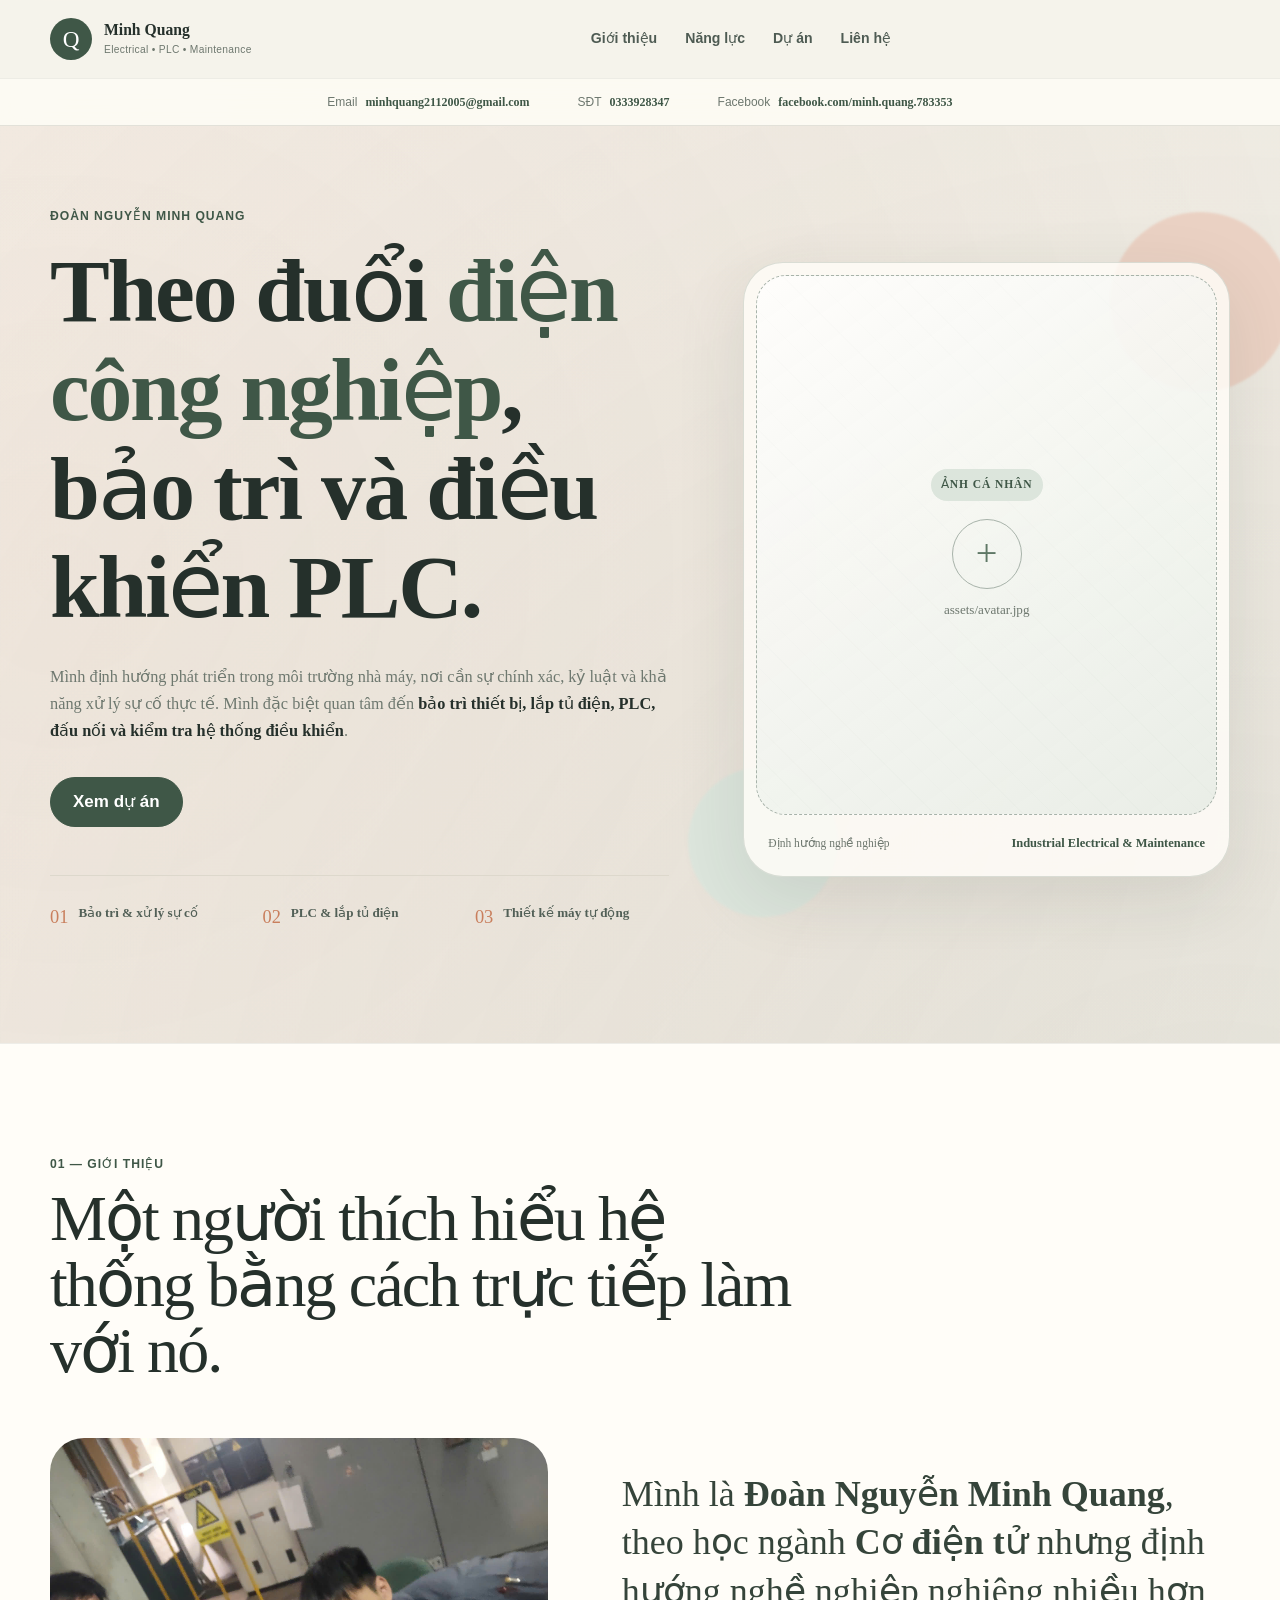
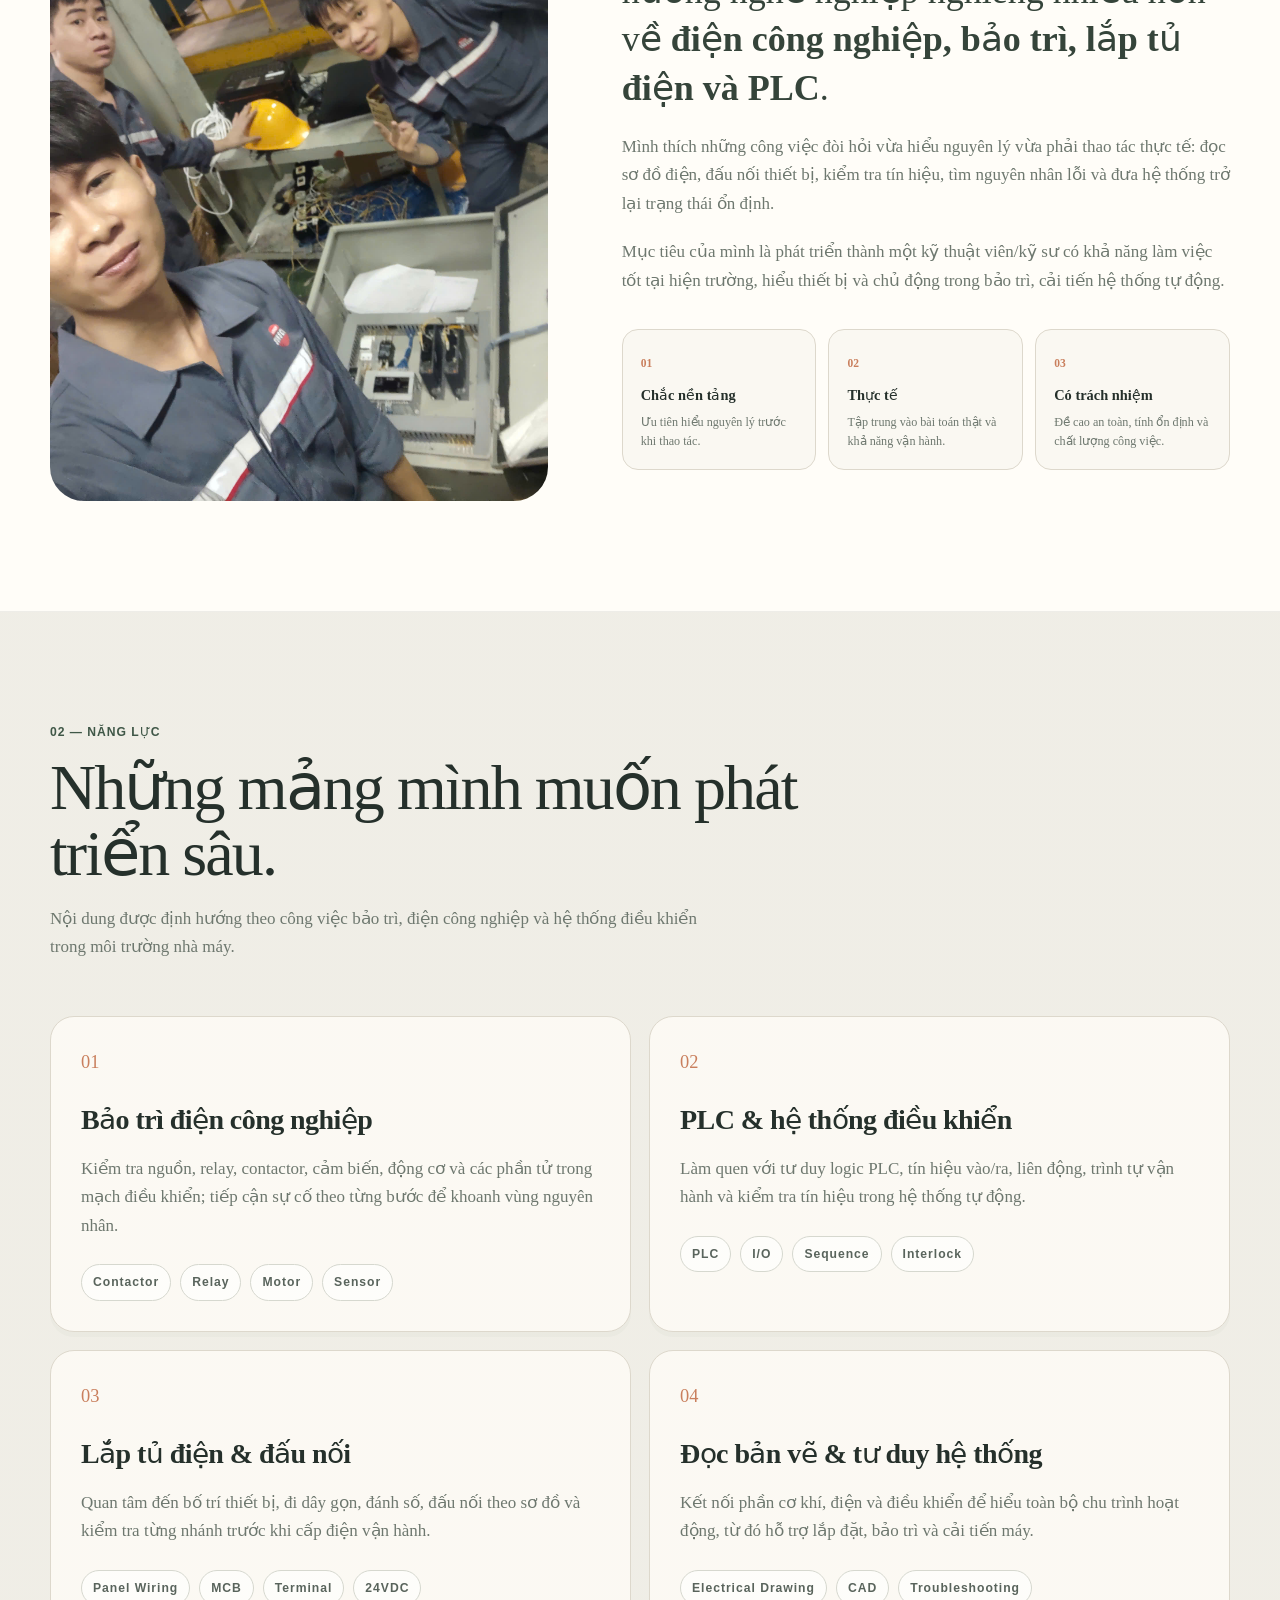
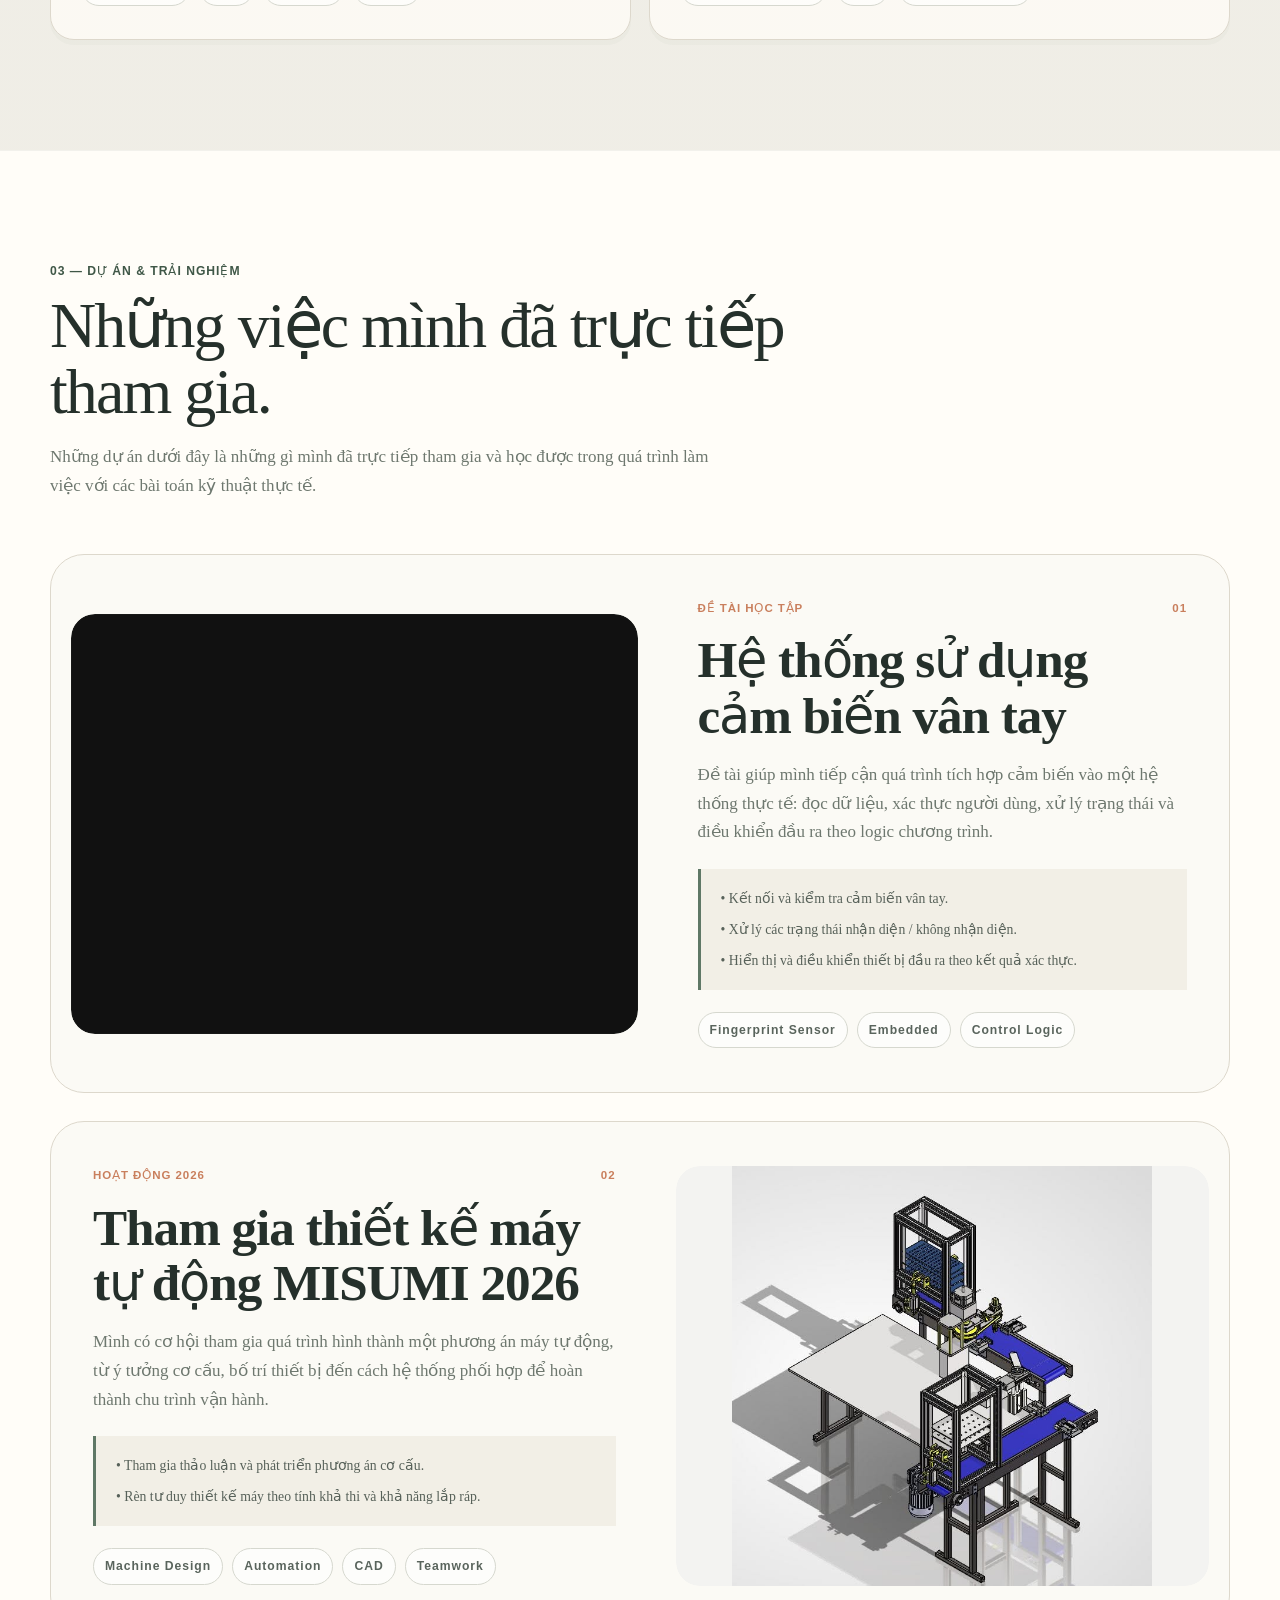
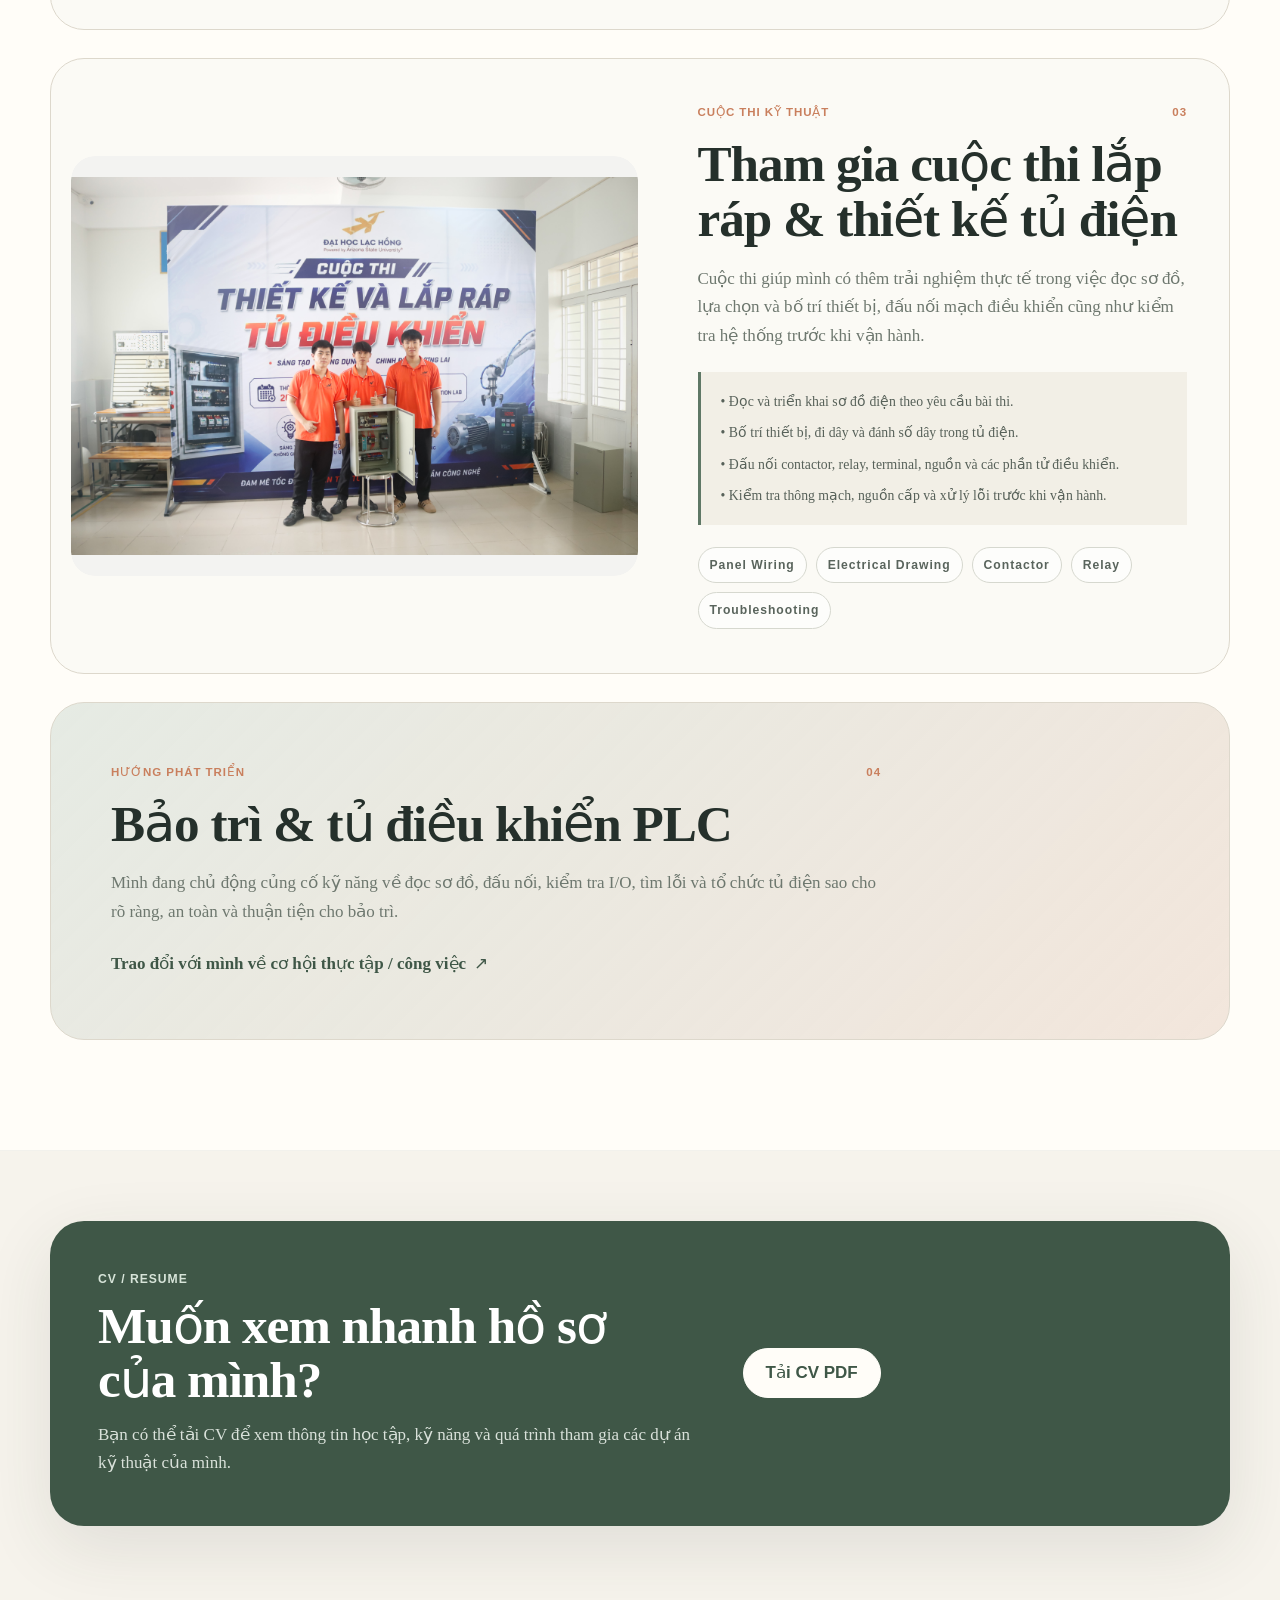
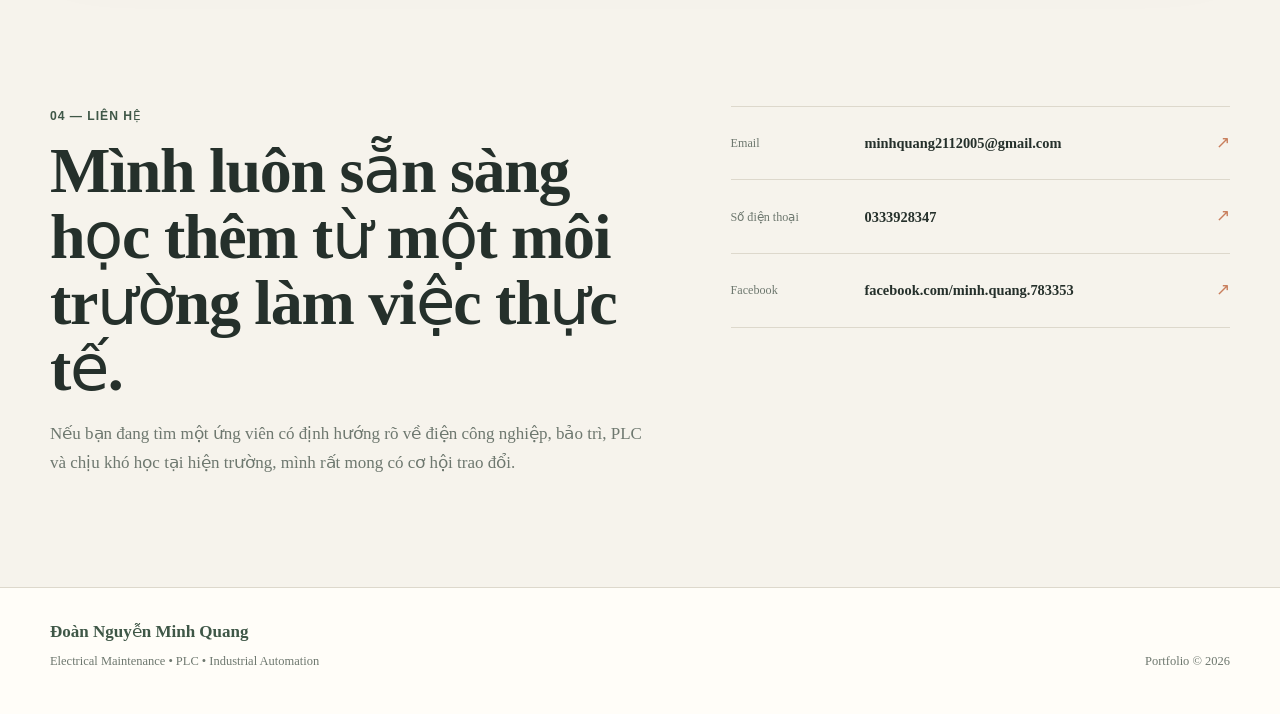
<file: index.html>
<!DOCTYPE html>
<html lang="vi">
<head>
  <meta charset="UTF-8" />
  <meta http-equiv="Content-Type" content="text/html; charset=UTF-8" />
  <meta name="viewport" content="width=device-width, initial-scale=1.0" />
  <meta name="description" content="Portfolio cá nhân của Đoàn Nguyễn Minh Quang - định hướng Bảo trì, Điện công nghiệp, PLC và lắp tủ điện." />
  <title>Đoàn Nguyễn Minh Quang | Electrical Maintenance & PLC</title>

  <link rel="stylesheet" href="./css/theme.css" />
  <link rel="stylesheet" href="./css/main.css" />
  <link rel="stylesheet" href="./css/section/header.css" />
  <link rel="stylesheet" href="./css/section/about-me.css" />
  <link rel="stylesheet" href="./css/section/skill.css" />
  <link rel="stylesheet" href="./css/section/project.css" />
  <link rel="stylesheet" href="./css/section/footer.css" />
  <link rel="stylesheet" href="./css/responsive.css" />

</head>

<body>
  <!-- =========================================================
       HEADER
       ========================================================= -->
  <header class="header">
    <div class="container nav-wrap">
      <a class="brand" href="#home" aria-label="Trang chủ">
        <span class="brand-mark">Q</span>
        <span class="brand-text">
          <strong>Minh Quang</strong>
          <small>Electrical • PLC • Maintenance</small>
        </span>
      </a>

      <nav class="nav" id="mainNav" aria-label="Điều hướng chính">
        <a href="#about">Giới thiệu</a>
        <a href="#skills">Năng lực</a>
        <a href="#projects">Dự án</a>
        <a href="#contact">Liên hệ</a>
      </nav>

      <div class="nav-actions">
        
       
        </a>
        <button class="menu-btn" id="menuBtn" type="button" aria-label="Mở menu">☰</button>
      </div>
    </div>

    <!-- Thông tin liên hệ nằm ngay dưới danh mục như bạn yêu cầu -->
    <div class="contact-strip">
      <div class="container contact-strip-inner">
        <a href="mailto:your-email@example.com">
          <span>Email</span>
          <strong>minhquang2112005@gmail.com</strong>
        </a>
        <a href="tel:+84900000000">
          <span>SĐT</span>
          <strong>0333928347</strong>
        </a>
        <a href="#" target="_blank" rel="noopener noreferrer">
          <span>Facebook</span>
          <strong>facebook.com/minh.quang.783353</strong>
        </a>
      </div>
    </div>
  </header>

  <main>
    <!-- =========================================================
         HERO
         ========================================================= -->
    <section class="hero" id="home">
      <div class="container hero-grid">
        <div class="hero-copy reveal">
          <p class="eyebrow">ĐOÀN NGUYỄN MINH QUANG</p>

          <h1>
            Theo đuổi <span>điện công nghiệp</span>,
            bảo trì và điều khiển PLC.
          </h1>

          <p class="hero-desc"> 
            Mình định hướng phát triển trong môi trường nhà máy, nơi cần sự
            chính xác, kỷ luật và khả năng xử lý sự cố thực tế. Mình đặc biệt
            quan tâm đến <strong>bảo trì thiết bị, lắp tủ điện, PLC,
            đấu nối và kiểm tra hệ thống điều khiển</strong>.
          </p>

          <div class="hero-actions">
            <a class="btn" href="#projects">Xem dự án</a>
          
            </a>
          </div>

          <div class="hero-highlights">
            <div>
              <span class="highlight-no">01</span>
              <p>Bảo trì & xử lý sự cố</p>
            </div>
            <div>
              <span class="highlight-no">02</span>
              <p>PLC & lắp tủ điện</p>
            </div>
            <div>
              <span class="highlight-no">03</span>
              <p>Thiết kế máy tự động</p>
            </div>
          </div>
        </div>

        <div class="hero-visual reveal">
          <div class="photo-card">
            <!--
              THAY ẢNH CÁ NHÂN:
              1) Chép ảnh vào assets/avatar.jpg
              2) Xóa div .image-placeholder bên dưới
              3) Bỏ comment thẻ img:

              <img class="hero-photo" src="./assets/avatar.jpg" alt="Đoàn Nguyễn Minh Quang">
            -->
            <div class="image-placeholder portrait-placeholder">
              <div class="placeholder-badge">ẢNH CÁ NHÂN</div>
              <div class="placeholder-plus">+</div>
              <p>assets/avatar.jpg</p>
            </div>

            <div class="photo-caption">
              <span>Định hướng nghề nghiệp</span>
              <strong>Industrial Electrical & Maintenance</strong>
            </div>
          </div>

          <div class="soft-shape soft-shape-one"></div>
          <div class="soft-shape soft-shape-two"></div>
        </div>
      </div>
    </section>

    <!-- =========================================================
         ABOUT
         ========================================================= -->
    <section class="section about" id="about">
      <div class="container">
        <div class="section-heading reveal">
          <p class="section-kicker">01 — GIỚI THIỆU</p>
          <h2>Một người thích hiểu hệ thống bằng cách trực tiếp làm với nó.</h2>
        </div>

        <div class="about-grid">
          <div class="about-visual reveal">
            <!--
              ẢNH LÀM VIỆC / THỰC HÀNH:
              <img class="about-photo" src="./assets/about-work.jpg" alt="Quang trong quá trình thực hành">
            -->
            <img class="about-photo"
            src="./assets/project3.jpg"
            >
          </div>

          <div class="about-content reveal">
            <p class="lead">
              Mình là <strong>Đoàn Nguyễn Minh Quang</strong>, theo học ngành
              <strong>Cơ điện tử</strong> nhưng định hướng nghề nghiệp nghiêng
              nhiều hơn về <strong>điện công nghiệp, bảo trì, lắp tủ điện và PLC</strong>.
            </p>

            <p>
              Mình thích những công việc đòi hỏi vừa hiểu nguyên lý vừa phải
              thao tác thực tế: đọc sơ đồ điện, đấu nối thiết bị, kiểm tra tín
              hiệu, tìm nguyên nhân lỗi và đưa hệ thống trở lại trạng thái ổn định.
            </p>

            <p>
              Mục tiêu của mình là phát triển thành một kỹ thuật viên/kỹ sư có
              khả năng làm việc tốt tại hiện trường, hiểu thiết bị và chủ động
              trong bảo trì, cải tiến hệ thống tự động.
            </p>

            <div class="about-values">
              <div>
                <span>01</span>
                <strong>Chắc nền tảng</strong>
                <p>Ưu tiên hiểu nguyên lý trước khi thao tác.</p>
              </div>
              <div>
                <span>02</span>
                <strong>Thực tế</strong>
                <p>Tập trung vào bài toán thật và khả năng vận hành.</p>
              </div>
              <div>
                <span>03</span>
                <strong>Có trách nhiệm</strong>
                <p>Đề cao an toàn, tính ổn định và chất lượng công việc.</p>
              </div>
            </div>
          </div>
        </div>
      </div>
    </section>

    <!-- =========================================================
         SKILLS
         ========================================================= -->
    <section class="section skills" id="skills">
      <div class="container">
        <div class="section-heading reveal">
          <p class="section-kicker">02 — NĂNG LỰC</p>
          <h2>Những mảng mình muốn phát triển sâu.</h2>
          <p>
            Nội dung được định hướng theo công việc bảo trì, điện công nghiệp
            và hệ thống điều khiển trong môi trường nhà máy.
          </p>
        </div>

        <div class="skill-grid">
          <article class="skill-card reveal">
            <span class="skill-index">01</span>
            <h3>Bảo trì điện công nghiệp</h3>
            <p>
              Kiểm tra nguồn, relay, contactor, cảm biến, động cơ và các phần tử
              trong mạch điều khiển; tiếp cận sự cố theo từng bước để khoanh vùng nguyên nhân.
            </p>
            <div class="tag-list">
              <span>Contactor</span>
              <span>Relay</span>
              <span>Motor</span>
              <span>Sensor</span>
            </div>
          </article>

          <article class="skill-card reveal">
            <span class="skill-index">02</span>
            <h3>PLC & hệ thống điều khiển</h3>
            <p>
              Làm quen với tư duy logic PLC, tín hiệu vào/ra, liên động,
              trình tự vận hành và kiểm tra tín hiệu trong hệ thống tự động.
            </p>
            <div class="tag-list">
              <span>PLC</span>
              <span>I/O</span>
              <span>Sequence</span>
              <span>Interlock</span>
            </div>
          </article>

          <article class="skill-card reveal">
            <span class="skill-index">03</span>
            <h3>Lắp tủ điện & đấu nối</h3>
            <p>
              Quan tâm đến bố trí thiết bị, đi dây gọn, đánh số, đấu nối theo sơ đồ
              và kiểm tra từng nhánh trước khi cấp điện vận hành.
            </p>
            <div class="tag-list">
              <span>Panel Wiring</span>
              <span>MCB</span>
              <span>Terminal</span>
              <span>24VDC</span>
            </div>
          </article>

          <article class="skill-card reveal">
            <span class="skill-index">04</span>
            <h3>Đọc bản vẽ & tư duy hệ thống</h3>
            <p>
              Kết nối phần cơ khí, điện và điều khiển để hiểu toàn bộ chu trình
              hoạt động, từ đó hỗ trợ lắp đặt, bảo trì và cải tiến máy.
            </p>
            <div class="tag-list">
              <span>Electrical Drawing</span>
              <span>CAD</span>
              <span>Troubleshooting</span>
            </div>
          </article>
        </div>
      </div>
    </section>

    <!-- =========================================================
         PROJECTS
         ========================================================= -->
    <section class="section projects" id="projects">
      <div class="container">
        <div class="section-heading reveal">
          <p class="section-kicker">03 — DỰ ÁN & TRẢI NGHIỆM</p>
          <h2>Những việc mình đã trực tiếp tham gia.</h2>
          <p>
           Những dự án dưới đây là những gì mình đã trực tiếp tham gia và học được 
           trong quá trình làm việc với các bài toán kỹ thuật thực tế.
          </p>
        </div>

        <div class="project-list">
          <!-- PROJECT 01 -->
          <article class="project-card reveal">
            <div class="project-media">
              <video
                class="project-video"
                muted
                loop
                playsinline
                preload="metadata"
                poster=""
              >
                <source src="./assets/VideoMoPhongCamBienVanTay.mp4" type="video/mp4">
              
              </video>
            </div>

            <div class="project-content">
              <div class="project-meta">
                <span>ĐỀ TÀI HỌC TẬP</span>
                <span>01</span>
              </div>

              <h3>Hệ thống sử dụng cảm biến vân tay</h3>

              <p>
                Đề tài giúp mình tiếp cận quá trình tích hợp cảm biến vào một
                hệ thống thực tế: đọc dữ liệu, xác thực người dùng, xử lý trạng thái
                và điều khiển đầu ra theo logic chương trình.
              </p>

              <div class="project-points">
                <p>• Kết nối và kiểm tra cảm biến vân tay.</p>
                <p>• Xử lý các trạng thái nhận diện / không nhận diện.</p>
                <p>• Hiển thị và điều khiển thiết bị đầu ra theo kết quả xác thực.</p>
              </div>

              <div class="tag-list">
                <span>Fingerprint Sensor</span>
                <span>Embedded</span>
                <span>Control Logic</span>
              </div>
            </div>
          </article>

          <!-- PROJECT 02 -->
          <article class="project-card project-card-reverse reveal">
            <div class="project-media">
              <img
                src="./assets/project1.jpg"
                alt="Thiết kế máy tự động MISUMI 2026"
              >
            </div>

            <div class="project-content">
              <div class="project-meta">
                <span>HOẠT ĐỘNG 2026</span>
                <span>02</span>
              </div>

              <h3>Tham gia thiết kế máy tự động MISUMI 2026</h3>

              <p>
                Mình có cơ hội tham gia quá trình hình thành một phương án máy tự động,
                từ ý tưởng cơ cấu, bố trí thiết bị đến cách hệ thống phối hợp để hoàn thành
                chu trình vận hành.
              </p>

              <div class="project-points">
                <p>• Tham gia thảo luận và phát triển phương án cơ cấu.</p>
                <p>• Rèn tư duy thiết kế máy theo tính khả thi và khả năng lắp ráp.</p>
              </div>

              <div class="tag-list">
                <span>Machine Design</span>
                <span>Automation</span>
                <span>CAD</span>
                <span>Teamwork</span>
              </div>
            </div>
          </article>

          <!-- PROJECT 03 - CUỘC THI TỦ ĐIỆN -->
          <article class="project-card reveal">
            <div class="project-media">
              <!--
                THAY ẢNH CUỘC THI TỦ ĐIỆN:
                <img src="./assets/project-tu-dien.jpg" alt="Cuộc thi lắp ráp và thiết kế tủ điện">
              -->
              <img
               src="./assets/_MG_9826.jpg"
               >
            </div>

            <div class="project-content">
              <div class="project-meta">
                <span>CUỘC THI KỸ THUẬT</span>
                <span>03</span>
              </div>

              <h3>Tham gia cuộc thi lắp ráp & thiết kế tủ điện</h3>

              <p>
                Cuộc thi giúp mình có thêm trải nghiệm thực tế trong việc đọc sơ đồ,
                lựa chọn và bố trí thiết bị, đấu nối mạch điều khiển cũng như kiểm tra
                hệ thống trước khi vận hành.
              </p>

              <div class="project-points">
                <p>• Đọc và triển khai sơ đồ điện theo yêu cầu bài thi.</p>
                <p>• Bố trí thiết bị, đi dây và đánh số dây trong tủ điện.</p>
                <p>• Đấu nối contactor, relay, terminal, nguồn và các phần tử điều khiển.</p>
                <p>• Kiểm tra thông mạch, nguồn cấp và xử lý lỗi trước khi vận hành.</p>
              </div>

              <div class="tag-list">
                <span>Panel Wiring</span>
                <span>Electrical Drawing</span>
                <span>Contactor</span>
                <span>Relay</span>
                <span>Troubleshooting</span>
              </div>
            </div>
          </article>

          <!-- PROJECT 04 / HƯỚNG PHÁT TRIỂN -->
          <article class="project-card project-compact reveal">
            <div class="project-content">
              <div class="project-meta">
                <span>HƯỚNG PHÁT TRIỂN</span>
                <span>04</span>
              </div>

              <h3>Bảo trì & tủ điều khiển PLC</h3>

              <p>
                Mình đang chủ động củng cố kỹ năng về đọc sơ đồ, đấu nối,
                kiểm tra I/O, tìm lỗi và tổ chức tủ điện sao cho rõ ràng,
                an toàn và thuận tiện cho bảo trì.
              </p>

              <a class="text-link" href="#contact">
                Trao đổi với mình về cơ hội thực tập / công việc <span>↗</span>
              </a>
            </div>
          </article>
        </div>
      </div>
    </section>

    <!-- =========================================================
         CV
         ========================================================= -->
    <section class="section cv-section">
      <div class="container cv-box reveal">
        <div>
          <p class="section-kicker">CV / RESUME</p>
          <h2>Muốn xem nhanh hồ sơ của mình?</h2>
          <p>
            Bạn có thể tải CV để xem thông tin học tập, kỹ năng và quá trình
            tham gia các dự án kỹ thuật của mình.
          </p>
        </div>

        <div class="cv-actions">
          <a class="btn" href="./assets/CV_Đoàn Nguyễn Minh Quang.pdf" download>
            Tải CV PDF
          </a>
          
        </div>
      </div>
    </section>

    <!-- =========================================================
         CONTACT
         ========================================================= -->
    <section class="section contact" id="contact">
      <div class="container contact-box reveal">
        <div class="contact-intro">
          <p class="section-kicker">04 — LIÊN HỆ</p>
          <h2>Mình luôn sẵn sàng học thêm từ một môi trường làm việc thực tế.</h2>
          <p>
            Nếu bạn đang tìm một ứng viên có định hướng rõ về điện công nghiệp,
            bảo trì, PLC và chịu khó học tại hiện trường, mình rất mong có cơ hội trao đổi.
          </p>
        </div>

        <div class="contact-list">
          <a href="mailto:your-email@example.com">
            <span>Email</span>
            <strong>minhquang2112005@gmail.com</strong>
            <b>↗</b>
          </a>

          <a href="tel:+84900000000">
            <span>Số điện thoại</span>
            <strong>0333928347</strong>
            <b>↗</b>
          </a>

          <a href="#" target="_blank" rel="noopener noreferrer">
            <span>Facebook</span>
            <strong>facebook.com/minh.quang.783353</strong>
            <b>↗</b>
          </a>
        </div>
      </div>
    </section>
  </main>

  <footer class="footer">
    <div class="container footer-inner">
      <div>
        <strong>Đoàn Nguyễn Minh Quang</strong>
        <p>Electrical Maintenance • PLC • Industrial Automation</p>
      </div>
      <p>Portfolio © 2026</p>
    </div>
  </footer>

  <script src="./script.js"></script>
</body>
</html>
</file>
<file: css/theme.css>
:root {
  --paper: #f6f3ec;
  --paper-deep: #eee9dd;
  --surface: #fffdf8;
  --surface-soft: #f2efe6;
  --ink: #25302b;
  --muted: #6e786f;
  --green: #5f7866;
  --green-dark: #3f5747;
  --green-soft: #dce5dc;
  --terracotta: #c97f5d;
  --terracotta-soft: #ead1c3;
  --line: #ddd8cc;
  --white: #ffffff;
  --shadow: 0 22px 70px rgba(49, 57, 49, 0.11);
  --shadow-soft: 0 12px 35px rgba(49, 57, 49, 0.08);
  --radius-lg: 34px;
  --radius-md: 24px;
  --radius-sm: 16px;
  --font-body: "Times New Roman", Times, serif;
  --font-heading: "Times New Roman", Times, serif;
}
</file>
<file: css/main.css>
* {
  margin: 0;
  padding: 0;
  box-sizing: border-box;
}

html {
  scroll-behavior: smooth;
}

body {
  font-family: var(--font-body);
  color: var(--ink);
  line-height: 1.68;
  background:
    radial-gradient(circle at 5% 8%, rgba(201, 127, 93, 0.10), transparent 28%),
    radial-gradient(circle at 95% 18%, rgba(95, 120, 102, 0.12), transparent 30%),
    var(--paper);
  overflow-x: hidden;
}

a {
  color: inherit;
  text-decoration: none;
}

img {
  width: 100%;
  display: block;
}

button,
a {
  -webkit-tap-highlight-color: transparent;
}

.container {
  width: min(1180px, calc(100% - 42px));
  margin-inline: auto;
}

.section {
  padding: 110px 0;
}

.section-heading {
  max-width: 800px;
  margin-bottom: 54px;
}

.section-kicker,
.eyebrow {
  color: var(--green-dark);
  font-size: 0.76rem;
  font-weight: 800;
  letter-spacing: 0.14em;
}

.section-heading h2 {
  margin-top: 12px;
  max-width: 760px;
  font-family: var(--font-heading);
  font-size: clamp(2.4rem, 5vw, 4.8rem);
  font-weight: 400;
  line-height: 1.03;
  letter-spacing: -0.03em;
}

.section-heading > p:last-child {
  margin-top: 18px;
  max-width: 680px;
  color: var(--muted);
}

.btn {
  min-height: 50px;
  padding: 0 22px;
  display: inline-flex;
  align-items: center;
  justify-content: center;
  border-radius: 999px;
  border: 1px solid var(--green-dark);
  background: var(--green-dark);
  color: var(--white);
  font-weight: 700;
  transition: transform .25s ease, box-shadow .25s ease, background .25s ease;
}

.btn:hover {
  transform: translateY(-2px);
  box-shadow: var(--shadow-soft);
  background: #31473a;
}

.btn-outline {
  color: var(--green-dark);
  background: transparent;
  border-color: #a8b3aa;
}

.btn-outline:hover {
  color: var(--white);
  background: var(--green-dark);
}

.text-link {
  display: inline-flex;
  align-items: center;
  gap: 8px;
  margin-top: 24px;
  color: var(--green-dark);
  font-weight: 800;
}

.text-link span {
  transition: transform .2s ease;
}

.text-link:hover span {
  transform: translate(3px, -3px);
}

.tag-list {
  display: flex;
  flex-wrap: wrap;
  gap: 9px;
}

.tag-list span {
  padding: 7px 11px;
  border: 1px solid #d6d8cf;
  border-radius: 999px;
  background: rgba(255,255,255,.65);
  color: #59645c;
  font-size: .76rem;
  font-weight: 600;
}

.image-placeholder {
  display: grid;
  place-content: center;
  min-height: 360px;
  padding: 32px;
  border: 1px dashed #a8b3aa;
  border-radius: var(--radius-md);
  background:
    linear-gradient(145deg, rgba(255,255,255,.65), rgba(220,229,220,.55)),
    repeating-linear-gradient(45deg, transparent 0 20px, rgba(95,120,102,.035) 20px 21px);
  text-align: center;
  color: var(--muted);
}

.placeholder-badge {
  width: fit-content;
  margin: 0 auto;
  padding: 6px 10px;
  border-radius: 999px;
  background: var(--green-soft);
  color: var(--green-dark);
  font-size: .72rem;
  font-weight: 800;
  letter-spacing: .08em;
}

.placeholder-plus {
  width: 70px;
  height: 70px;
  margin: 18px auto 10px;
  display: grid;
  place-content: center;
  border-radius: 50%;
  border: 1px solid #a8b3aa;
  color: var(--green);
  font-family: var(--font-heading);
  font-size: 2.4rem;
  line-height: 1;
}

.image-placeholder p {
  font-size: .82rem;
}

.reveal {
  opacity: 0;
  transform: translateY(18px);
  transition: opacity .7s ease, transform .7s ease;
}

.reveal.is-visible {
  opacity: 1;
  transform: translateY(0);
}


/* =========================
   TYPOGRAPHY FIX
   ========================= */
html,
body,
button,
input,
textarea,
select {
  font-family: var(--font-body);
}

body {
  font-synthesis: none;
  text-rendering: optimizeLegibility;
  -webkit-font-smoothing: antialiased;
  -moz-osx-font-smoothing: grayscale;
}

h1,
h2,
h3,
h4,
h5,
h6,
.brand,
.btn,
strong {
  font-family: var(--font-heading);
}

h1,
h2,
h3 {
  font-weight: 700;
}

p,
span,
a,
small,
strong,
b {
  overflow-wrap: anywhere;
}


/* =========================
   TIMES NEW ROMAN TUNING
   ========================= */
body {
  font-size: 17px;
}

h1,
h2,
h3,
h4,
h5,
h6 {
  letter-spacing: -0.02em;
}

.section-kicker,
.eyebrow,
.tag-list span,
.project-meta,
.brand-text small {
  font-family: Arial, Helvetica, sans-serif;
  letter-spacing: 0.08em;
}

.btn,
.nav a,
.contact-strip,
.menu-btn {
  font-family: Arial, Helvetica, sans-serif;
}
</file>
<file: css/section/header.css>
.header {
  position: sticky;
  top: 0;
  z-index: 100;
  background: rgba(246, 243, 236, 0.92);
  backdrop-filter: blur(18px);
  border-bottom: 1px solid rgba(89, 100, 92, .12);
}

.nav-wrap {
  min-height: 78px;
  display: flex;
  align-items: center;
  justify-content: space-between;
  gap: 24px;
}

.brand {
  display: inline-flex;
  align-items: center;
  gap: 12px;
}

.brand-mark {
  width: 42px;
  height: 42px;
  display: grid;
  place-content: center;
  border-radius: 50%;
  background: var(--green-dark);
  color: var(--white);
  font-family: var(--font-heading);
  font-size: 1.45rem;
}

.brand-text {
  display: flex;
  flex-direction: column;
  line-height: 1.2;
}

.brand-text strong {
  font-size: .98rem;
}

.brand-text small {
  margin-top: 4px;
  color: var(--muted);
  font-size: .64rem;
  letter-spacing: .03em;
}

.nav {
  display: flex;
  align-items: center;
  gap: 28px;
}

.nav a {
  color: #4e5b53;
  font-size: .88rem;
  font-weight: 700;
  transition: color .2s ease;
}

.nav a:hover {
  color: var(--terracotta);
}

.nav-actions {
  display: flex;
  align-items: center;
  gap: 10px;
}

.btn-cv {
  min-height: 42px;
  padding: 0 18px;
  font-size: .84rem;
}

.menu-btn {
  display: none;
  width: 42px;
  height: 42px;
  border: 1px solid var(--line);
  border-radius: 12px;
  background: var(--surface);
  color: var(--ink);
  font-size: 1.25rem;
  cursor: pointer;
}

.contact-strip {
  border-top: 1px solid rgba(89, 100, 92, .09);
  background: rgba(255,253,248,.65);
}

.contact-strip-inner {
  min-height: 46px;
  display: grid;
  grid-template-columns: repeat(3, auto);
  justify-content: center;
  gap: 48px;
  align-items: center;
}

.contact-strip a {
  display: flex;
  align-items: center;
  gap: 8px;
  white-space: nowrap;
  font-size: .75rem;
}

.contact-strip span {
  color: var(--muted);
}

.contact-strip strong {
  color: var(--green-dark);
  font-weight: 700;
}

.hero {
  min-height: calc(100vh - 124px);
  padding: 80px 0 110px;
  display: flex;
  align-items: center;
}

.hero-grid {
  display: grid;
  grid-template-columns: 1.12fr .88fr;
  gap: 74px;
  align-items: center;
}

.hero-copy h1 {
  max-width: 760px;
  margin: 16px 0 26px;
  font-family: var(--font-heading);
  font-size: clamp(3.5rem, 7vw, 6.7rem);
  font-weight: 750;
  line-height: 1.10;
  letter-spacing: -0.025em;
}

.hero-copy h1 span {
  color: var(--green-dark);
}

.hero-desc {
  max-width: 680px;
  color: var(--muted);
  font-size: 1.02rem;
}

.hero-desc strong {
  color: var(--ink);
}

.hero-actions {
  display: flex;
  flex-wrap: wrap;
  gap: 12px;
  margin-top: 32px;
}

.hero-highlights {
  max-width: 720px;
  margin-top: 48px;
  padding-top: 26px;
  border-top: 1px solid var(--line);
  display: grid;
  grid-template-columns: repeat(3, 1fr);
  gap: 18px;
}

.hero-highlights div {
  display: flex;
  gap: 10px;
  align-items: flex-start;
}

.highlight-no {
  color: var(--terracotta);
  font-family: var(--font-heading);
  font-size: 1.15rem;
}

.hero-highlights p {
  color: #526057;
  font-size: .82rem;
  font-weight: 700;
}

.hero-visual {
  position: relative;
}

.photo-card {
  position: relative;
  z-index: 2;
  padding: 12px;
  border: 1px solid rgba(95, 120, 102, .22);
  border-radius: 40px;
  background: rgba(255,253,248,.82);
  box-shadow: var(--shadow);
}

.portrait-placeholder,
.hero-photo {
  min-height: 540px;
  border-radius: 30px;
  object-fit: cover;
}

.photo-caption {
  display: flex;
  justify-content: space-between;
  gap: 18px;
  padding: 18px 12px 10px;
  align-items: center;
}

.photo-caption span {
  color: var(--muted);
  font-size: .72rem;
}

.photo-caption strong {
  text-align: right;
  color: var(--green-dark);
  font-size: .78rem;
}

.soft-shape {
  position: absolute;
  border-radius: 50%;
  filter: blur(1px);
}

.soft-shape-one {
  width: 180px;
  height: 180px;
  right: -60px;
  top: -50px;
  background: var(--terracotta-soft);
}

.soft-shape-two {
  width: 150px;
  height: 150px;
  left: -55px;
  bottom: -40px;
  background: var(--green-soft);
}
</file>
<file: css/section/about-me.css>
.about {
  background: var(--surface);
  border-top: 1px solid rgba(89, 100, 92, .10);
  border-bottom: 1px solid rgba(89, 100, 92, .10);
}

.about-grid {
  display: grid;
  grid-template-columns: .9fr 1.1fr;
  gap: 74px;
  align-items: center;
}

.about-placeholder,
.about-photo {
  min-height: 520px;
  object-fit: cover;
  border-radius: var(--radius-lg);
}

.about-content .lead {
  font-family: var(--font-heading);
  font-size: clamp(1.6rem, 3vw, 2.25rem);
  line-height: 1.35;
  color: #35443a;
}

.about-content > p:not(.lead) {
  margin-top: 20px;
  color: var(--muted);
}

.about-values {
  margin-top: 34px;
  display: grid;
  grid-template-columns: repeat(3, 1fr);
  gap: 12px;
}

.about-values > div {
  padding: 18px;
  border: 1px solid var(--line);
  border-radius: var(--radius-sm);
  background: #faf8f2;
}

.about-values span {
  color: var(--terracotta);
  font-size: .72rem;
  font-weight: 800;
}

.about-values strong {
  display: block;
  margin-top: 6px;
  font-size: .9rem;
}

.about-values p {
  margin-top: 6px;
  color: var(--muted);
  font-size: .76rem;
  line-height: 1.55;
}
</file>
<file: css/section/skill.css>
.skills {
  background:
    linear-gradient(rgba(95,120,102,.045), rgba(95,120,102,.045)),
    var(--paper);
}

.skill-grid {
  display: grid;
  grid-template-columns: repeat(2, 1fr);
  gap: 18px;
}

.skill-card {
  min-height: 290px;
  padding: 30px;
  border: 1px solid var(--line);
  border-radius: var(--radius-md);
  background: rgba(255,253,248,.78);
  box-shadow: 0 5px 0 rgba(95,120,102,.04);
  transition: transform .25s ease, box-shadow .25s ease;
}

.skill-card:hover {
  transform: translateY(-5px);
  box-shadow: var(--shadow-soft);
}

.skill-index {
  color: var(--terracotta);
  font-family: var(--font-heading);
  font-size: 1.15rem;
}

.skill-card h3 {
  margin: 18px 0 12px;
  font-family: var(--font-heading);
  font-size: 1.75rem;
  font-weight: 700;
}

.skill-card p {
  margin-bottom: 24px;
  color: var(--muted);
}
</file>
<file: css/section/project.css>
.projects {
  background: var(--surface);
  border-top: 1px solid rgba(89,100,92,.08);
  border-bottom: 1px solid rgba(89,100,92,.08);
}

.project-list {
  display: grid;
  gap: 28px;
}

.project-card {
  display: grid;
  grid-template-columns: 1.03fr .97fr;
  gap: 38px;
  align-items: center;
  padding: 20px;
  border: 1px solid var(--line);
  border-radius: var(--radius-lg);
  background: #fbfaf5;
}

.project-card-reverse .project-media {
  order: 2;
}

.project-card-reverse .project-content {
  order: 1;
}

.project-media {
  min-width: 0;
  overflow: hidden;
  border-radius: var(--radius-md);
}

.project-media .project-placeholder {
  min-height: 420px;
  height: 100%;
}

.project-media img {
  display: block;
  width: 100%;
  height: 420px;
  min-height: 0;
  object-fit: contain;
  object-position: center;
  background: #f3f3f1;
  border-radius: var(--radius-md);
}

.project-content {
  padding: 24px 22px;
}

.project-meta {
  display: flex;
  justify-content: space-between;
  gap: 20px;
  color: var(--terracotta);
  font-size: .72rem;
  font-weight: 800;
  letter-spacing: .08em;
}

.project-content h3 {
  margin: 14px 0 18px;
  font-family: var(--font-heading);
  font-size: clamp(2rem, 4vw, 3.4rem);
  font-weight: 700;
  line-height: 1.08;
}

.project-content > p {
  color: var(--muted);
}

.project-points {
  margin: 22px 0;
  padding: 18px 20px;
  border-left: 3px solid var(--green);
  background: var(--surface-soft);
}

.project-points p {
  color: #576159;
  font-size: .86rem;
}

.project-points p + p {
  margin-top: 8px;
}

.project-compact {
  grid-template-columns: 1fr;
  background:
    linear-gradient(135deg, rgba(220,229,220,.7), rgba(234,209,195,.5)),
    #fbfaf5;
}

.project-compact .project-content {
  max-width: 850px;
  padding: 40px;
}

.cv-section {
  padding-top: 70px;
  padding-bottom: 70px;
}

.cv-box {
  padding: 48px;
  display: grid;
  grid-template-columns: 1.15fr .85fr;
  gap: 50px;
  align-items: center;
  border-radius: var(--radius-lg);
  background: var(--green-dark);
  color: var(--white);
  box-shadow: var(--shadow);
}

.cv-box .section-kicker {
  color: #d7e4d9;
}

.cv-box h2 {
  margin: 10px 0 14px;
  font-family: var(--font-heading);
  font-size: clamp(2.2rem, 4vw, 3.8rem);
  font-weight: 700;
  line-height: 1.05;
}

.cv-box p {
  color: #d9e1da;
}

.cv-actions {
  display: grid;
  gap: 14px;
  justify-items: start;
}

.cv-actions .btn {
  color: var(--green-dark);
  background: var(--surface);
  border-color: var(--surface);
}

.cv-actions small {
  color: #c5d0c7;
  line-height: 1.6;
}


/* Video demo cho đề tài cảm biến vân tay */
.project-video {
  display: block;
  width: 100%;
  height: 420px;
  object-fit: contain;
  object-position: center;
  background: #111;
  border-radius: var(--radius-md);
}

@media (max-width: 650px) {
  .project-video {
    height: 300px;
  }
}


/* Video portfolio: tự chạy, không controls, giữ khung sạch */
.project-video {
  cursor: default;
  box-shadow: inset 0 0 0 1px rgba(89, 100, 92, 0.08);
}
</file>
<file: css/section/footer.css>
.contact {
  background: var(--paper);
}

.contact-box {
  display: grid;
  grid-template-columns: 1.1fr .9fr;
  gap: 70px;
  align-items: start;
}

.contact-intro h2 {
  margin: 12px 0 18px;
  font-family: var(--font-heading);
  font-size: clamp(2.4rem, 5vw, 4.6rem);
  font-weight: 700;
  line-height: 1.03;
}

.contact-intro > p:last-child {
  max-width: 650px;
  color: var(--muted);
}

.contact-list {
  border-top: 1px solid var(--line);
}

.contact-list a {
  position: relative;
  display: grid;
  grid-template-columns: 120px 1fr auto;
  gap: 14px;
  align-items: center;
  padding: 22px 0;
  border-bottom: 1px solid var(--line);
  transition: color .2s ease, padding-left .2s ease;
}

.contact-list a:hover {
  padding-left: 8px;
  color: var(--green-dark);
}

.contact-list span {
  color: var(--muted);
  font-size: .76rem;
}

.contact-list strong {
  font-size: .9rem;
}

.contact-list b {
  color: var(--terracotta);
}

.footer {
  padding: 30px 0 42px;
  border-top: 1px solid var(--line);
  background: var(--surface);
}

.footer-inner {
  display: flex;
  justify-content: space-between;
  gap: 24px;
  align-items: flex-end;
}

.footer strong {
  color: var(--green-dark);
}

.footer p {
  margin-top: 4px;
  color: var(--muted);
  font-size: .78rem;
}
</file>
<file: css/responsive.css>
@media (max-width: 1000px) {
  .nav {
    position: absolute;
    left: 20px;
    right: 20px;
    top: 72px;
    display: none;
    padding: 18px;
    border: 1px solid var(--line);
    border-radius: 18px;
    background: var(--surface);
    box-shadow: var(--shadow-soft);
  }

  .nav.is-open {
    display: grid;
    gap: 6px;
  }

  .nav a {
    padding: 10px 8px;
  }

  .menu-btn {
    display: grid;
    place-content: center;
  }

  .hero-grid,
  .about-grid,
  .contact-box,
  .cv-box {
    grid-template-columns: 1fr;
  }

  .hero-grid {
    gap: 48px;
  }

  .hero-visual {
    max-width: 680px;
  }

  .skill-grid {
    grid-template-columns: 1fr;
  }

}

@media (max-width: 760px) {
  .container {
    width: min(100% - 28px, 1180px);
  }

  .section {
    padding: 78px 0;
  }

  .brand-text small {
    display: none;
  }

  .btn-cv {
    display: none;
  }

  .contact-strip {
    display: none;
  }

  .hero {
    min-height: auto;
    padding: 64px 0 82px;
  }

  .hero-copy h1 {
    font-size: clamp(3rem, 14vw, 4.8rem);
    line-height: 1.08;
  }

  .hero-highlights {
    grid-template-columns: 1fr;
  }

  .portrait-placeholder,
  .hero-photo {
    min-height: 430px;
  }

  .photo-caption {
    flex-direction: column;
    align-items: flex-start;
  }

  .photo-caption strong {
    text-align: left;
  }

  .about-values {
    grid-template-columns: 1fr;
  }

  .about-placeholder,
  .about-photo {
    min-height: 400px;
  }

  .project-card {
    padding: 12px;
  }

  .project-content {
    padding: 22px 12px;
  }

  .project-media .project-placeholder,
  .project-media img {
    min-height: 300px;
  }

  .project-compact .project-content {
    padding: 26px 14px;
  }

  .cv-box {
    padding: 30px 24px;
  }

  .contact-list a {
    grid-template-columns: 1fr auto;
  }

  .contact-list span {
    grid-column: 1 / -1;
  }

  .footer-inner {
    flex-direction: column;
    align-items: flex-start;
  }
}

@media (prefers-reduced-motion: reduce) {
  html {
    scroll-behavior: auto;
  }

  .reveal {
    opacity: 1;
    transform: none;
    transition: none;
  }
}


/* Project chỉ chuyển sang bố cục dọc trên điện thoại nhỏ */
@media (max-width: 650px) {
  .project-card {
    grid-template-columns: 1fr;
  }

  .project-card-reverse .project-media,
  .project-card-reverse .project-content {
    order: initial;
  }
}
</file>
